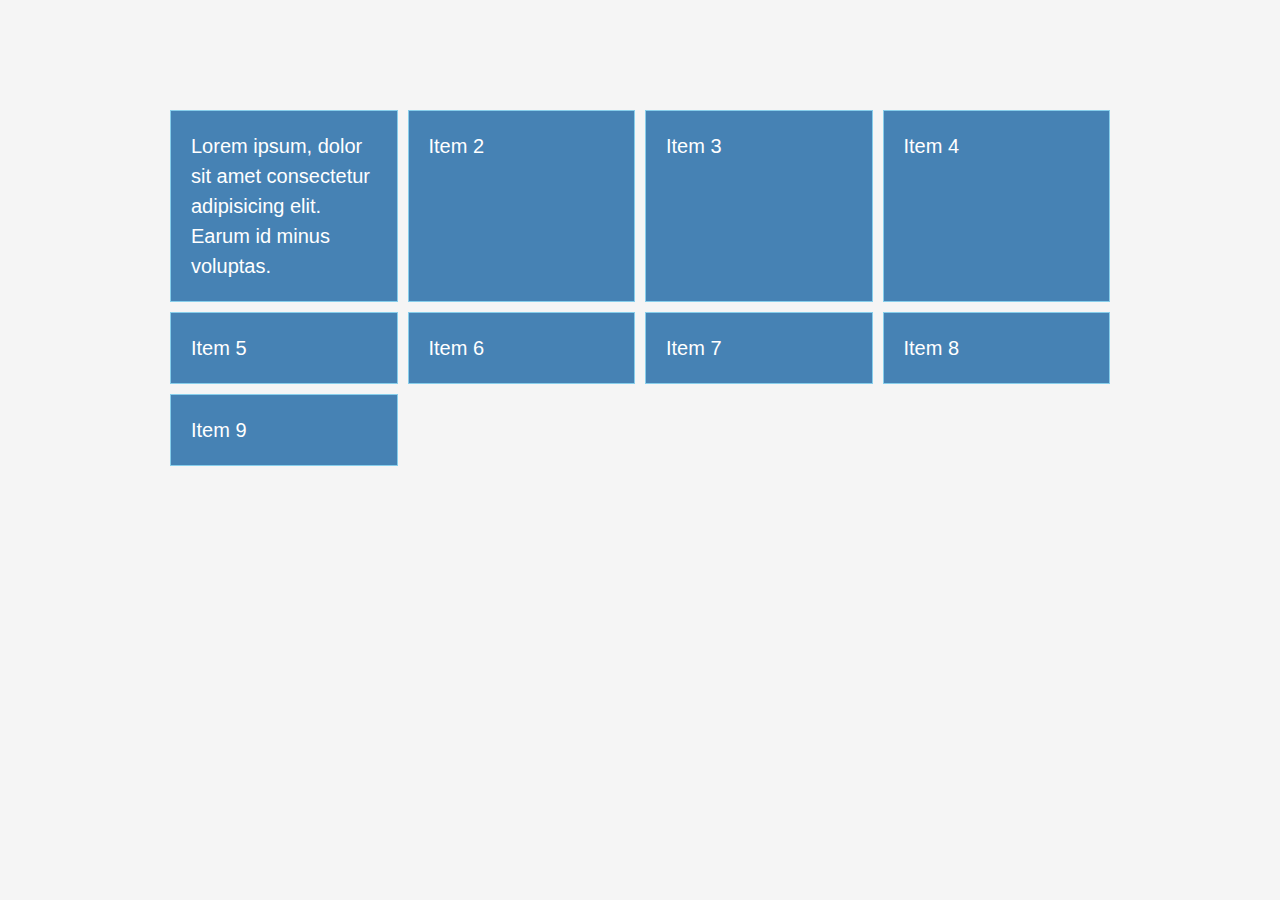
<file: index.html>
<!DOCTYPE html>
<html lang="en">

<head>
  <meta charset="UTF-8">
  <meta http-equiv="X-UA-Compatible" content="IE=edge">
  <meta name="viewport" content="width=device-width, initial-scale=1.0">
  <title>CSS Grid</title>
  <link rel="stylesheet" href="grid.css">
</head>

<body>
  <div class="container">
    <div class="item">Lorem ipsum, dolor sit amet consectetur adipisicing elit. Earum id minus voluptas.</div>
    <div class="item">Item 2</div>
    <div class="item">Item 3</div>
    <div class="item">Item 4</div>
    <div class="item">Item 5</div>
    <div class="item">Item 6</div>
    <div class="item">Item 7</div>
    <div class="item">Item 8</div>
    <div class="item">Item 9</div>
  </div>

</body>

</html>
</file>
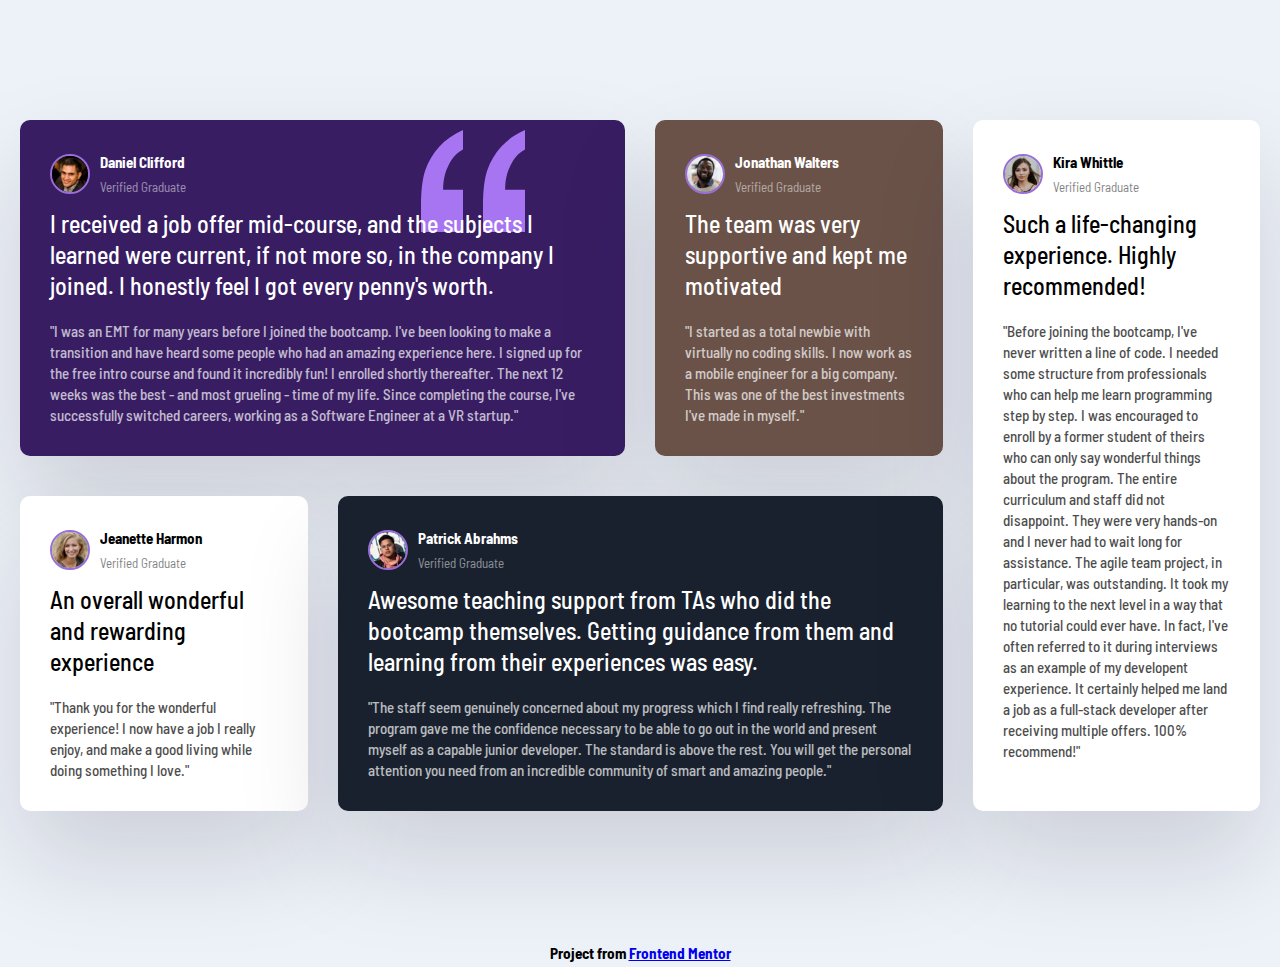
<file: project/index.html>
<!DOCTYPE html>
<html lang="en">
  <head>
    <meta charset="UTF-8" />
    <meta http-equiv="X-UA-Compatible" content="IE=edge" />
    <meta name="viewport" content="width=device-width, initial-scale=1.0" />
    <link rel="stylesheet" href="style.css" />
    <title>Testimonials</title>
  </head>
  <body>
    <div class="testimonials">
      <div class="card card--bg-purple">
        <header class="card__header">
          <img src="images/image-daniel.jpg" class="card__img" alt="" />
          <div>
            <h3>Daniel Clifford</h3>
            <p>Verified Graduate</p>
          </div>
        </header>
        <p class="card__lead">
          I received a job offer mid-course, and the subjects I learned were
          current, if not more so, in the company I joined. I honestly feel I
          got every penny's worth.
        </p>
        <p class="card__quote">
          "I was an EMT for many years before I joined the bootcamp. I've been
          looking to make a transition and have heard some people who had an
          amazing experience here. I signed up for the free intro course and
          found it incredibly fun! I enrolled shortly thereafter. The next 12
          weeks was the best - and most grueling - time of my life. Since
          completing the course, I've successfully switched careers, working as
          a Software Engineer at a VR startup."
        </p>
      </div>

      <div class="card card--bg-gray-blue">
        <header class="card__header">
          <img src="images/image-jonathan.jpg" class="card__img" alt="" />
          <div>
            <h3>Jonathan Walters</h3>
            <p>Verified Graduate</p>
          </div>
        </header>
        <p class="card__lead">
          The team was very supportive and kept me motivated
        </p>
        <p class="card__quote">
          "I started as a total newbie with virtually no coding skills. I now
          work as a mobile engineer for a big company. This was one of the best
          investments I've made in myself."
        </p>
      </div>

      <div class="card">
        <header class="card__header">
          <img src="images/image-jeanette.jpg" class="card__img" alt="" />
          <div>
            <h3>Jeanette Harmon</h3>
            <p>Verified Graduate</p>
          </div>
        </header>
        <p class="card__lead">An overall wonderful and rewarding experience</p>
        <p class="card__quote">
          "Thank you for the wonderful experience! I now have a job I really
          enjoy, and make a good living while doing something I love."
        </p>
      </div>

      <div class="card card--bg-black-blue">
        <header class="card__header">
          <img src="images/image-patrick.jpg" class="card__img" alt="" />
          <div>
            <h3>Patrick Abrahms</h3>
            <p>Verified Graduate</p>
          </div>
        </header>
        <p class="card__lead">
          Awesome teaching support from TAs who did the bootcamp themselves.
          Getting guidance from them and learning from their experiences was
          easy.
        </p>
        <p class="card__quote">
          "The staff seem genuinely concerned about my progress which I find
          really refreshing. The program gave me the confidence necessary to be
          able to go out in the world and present myself as a capable junior
          developer. The standard is above the rest. You will get the personal
          attention you need from an incredible community of smart and amazing
          people."
        </p>
      </div>

      <div class="card">
        <header class="card__header">
          <img src="images/image-kira.jpg" class="card__img" alt="" />
          <div>
            <h3>Kira Whittle</h3>
            <p>Verified Graduate</p>
          </div>
        </header>
        <p class="card__lead">
          Such a life-changing experience. Highly recommended!
        </p>
        <p class="card__quote">
          "Before joining the bootcamp, I've never written a line of code. I
          needed some structure from professionals who can help me learn
          programming step by step. I was encouraged to enroll by a former
          student of theirs who can only say wonderful things about the program.
          The entire curriculum and staff did not disappoint. They were very
          hands-on and I never had to wait long for assistance. The agile team
          project, in particular, was outstanding. It took my learning to the
          next level in a way that no tutorial could ever have. In fact, I've
          often referred to it during interviews as an example of my developent
          experience. It certainly helped me land a job as a full-stack
          developer after receiving multiple offers. 100% recommend!"
        </p>
      </div>
    </div>

    <footer>
      <h3>
        Project from
        <a
          href="https://www.frontendmentor.io/challenges/testimonials-grid-section-Nnw6J7Un7"
          >Frontend Mentor</a
        >
      </h3>
    </footer>
  </body>
</html>
</file>
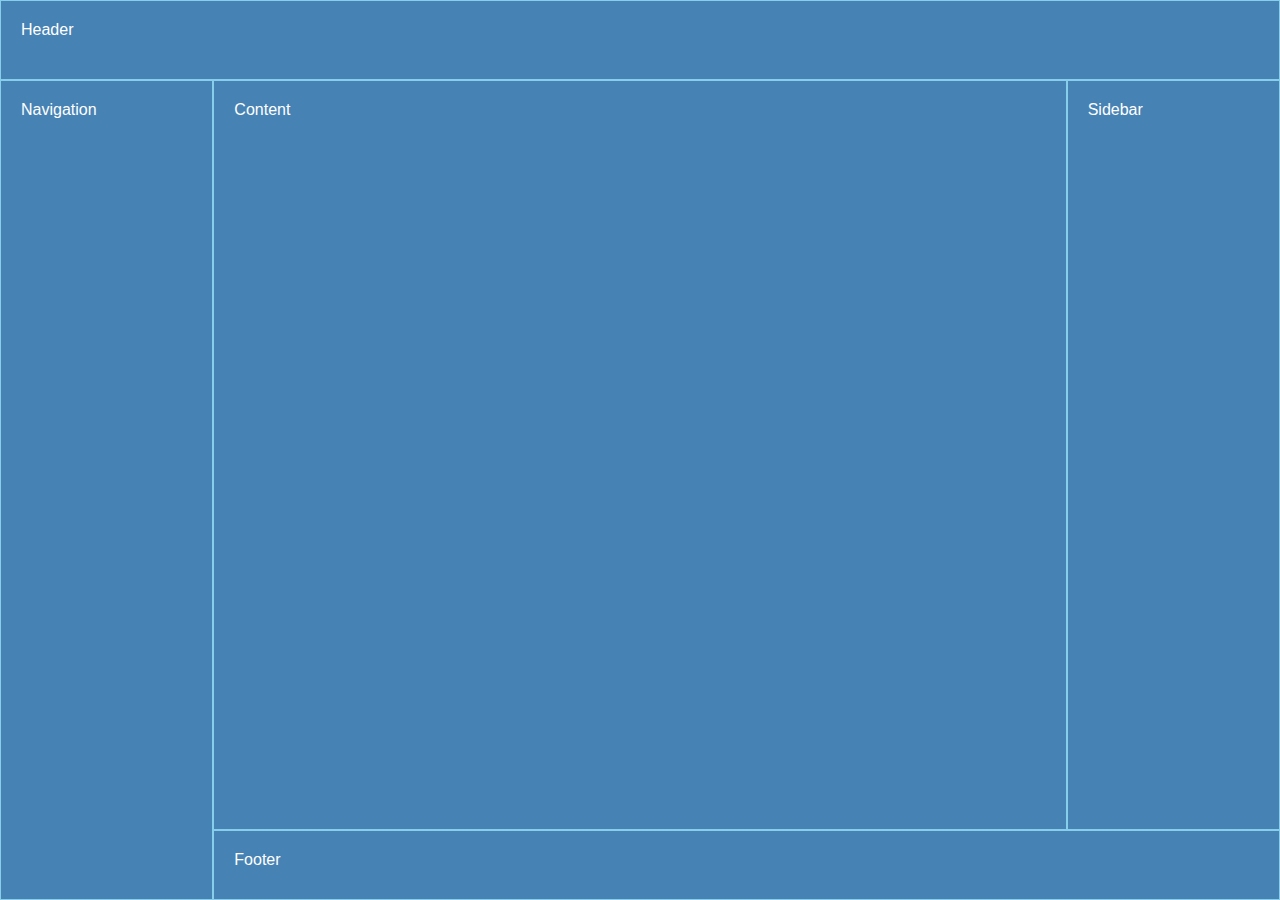
<file: grid2.html>
<!DOCTYPE html>
<html lang="en">

<head>
  <meta charset="UTF-8">
  <meta http-equiv="X-UA-Compatible" content="IE=edge">
  <meta name="viewport" content="width=device-width, initial-scale=1.0">
  <title>CSS Grid Template Areas</title>
  <link rel="stylesheet" href="grid2.css">
</head>

<body>
  <header>Header</header>
  <main>Content</main>
  <nav>Navigation</nav>
  <aside>Sidebar</aside>
  <footer>Footer</footer>
</body>

</html>
</file>
<file: grid.css>
* {
  box-sizing: border-box;
  margin: 0;
  padding: 0;
}

body {
  font-family: Verdana, Geneva, Tahoma, sans-serif;
  font-size: 16px;
  line-height: 1.5;
  color: #333;
  background-color: #f5f5f5;
}

.container {
  max-width: 960px;
  margin: 100px auto;
  padding: 10px;
  display: grid;
  /* grid-template-columns: repeat(3, 1fr); */
  grid-template-columns: repeat(auto-fill, minmax(200px, 1fr));
  gap: 10px;

  /* align-items: end;
  justify-content: end; */

  /* column-gap: 10px;
  row-gap: 10px; */
  /* grid-auto-rows: minmax(200px, auto); */
  /* grid-template-rows: repeat(3, 1fr); */
}

.item {
  background: steelblue;
  color: #fff;
  font-size: 20px;
  padding: 20px;
  border: skyblue 1px solid;
}

/* .item:nth-of-type(2) {
  height: 100px;
  width: 100px;

  align-self: center;
  justify-self: center;
} */

/* .item:nth-of-type(1) {
  background: #000;
  grid-column: 1 / 3;
}

.item:nth-of-type(3) {
  background: #333;
  grid-row: 2 / 4;
}

.item:nth-of-type(4) {
  background: #333;
  grid-row: 2 / 4;
} */

@media (max-width: 500px) {
  .container {
    grid-template-columns: 1fr;
  }
}
</file>
<file: project/style.css>
@import url('https://fonts.googleapis.com/css2?family=Barlow+Semi+Condensed:wght@200;300;400;700&display=swap');

* {
  box-sizing: border-box;
  margin: 0;
  padding: 0;
}

body {
  background: #edf2f8;
  font-family: 'Barlow Semi Condensed', sans-serif;
  line-height: 1.7;
  font-size: 13px;
}

.testimonials {
  max-width: 1440px;
  margin: 100px auto;
  padding: 20px;
  display: grid;
  grid-template-columns: repeat(4, 1fr);
  gap: 30px;
}

.card {
  background: #fff;
  border-radius: 10px;
  padding: 30px;
  box-shadow: rgba(17, 12, 46, .15) 0px 48px 100px 0px;
  margin-bottom: 10px;
}

.card__header {
  display: flex;
  align-items: center;
  margin-bottom: 10px;
}

.card__header h3 {
  font-size: 15px;
}

.card__header p {
  opacity: 50%;
}

.card__img {
  width: 40px;
  height: 40px;
  border-radius: 50%;
  border: 2px solid #996ed9;
  margin-right: 10px;
}

.card__lead {
  font-size: 1.5rem;
  font-weight: 500;
  line-height: 1.3;
  margin-bottom: 20px;
}

.card__quote {
  font-size: 15px;
  font-weight: 500;
  line-height: 1.4;
  opacity: 70%;
}

.card--bg-purple {
  background: hsl(263, 55%, 25%);
  color: #fff;
  background-image: url('./images/bg-pattern-quotation.svg');
  background-repeat: no-repeat;
  background-position: top 10px right 100px;
}

.card--bg-gray-blue {
  background: hsl(17, 19%, 35%);
  color: #fff;
}

.card--bg-black-blue {
  background: hsl(219, 29%, 14%);
  color: #fff;
}

.card:nth-of-type(1) {
  grid-column: 1 / 3;
}

.card:nth-of-type(4) {
  grid-column: 2 / 4;
  grid-row: 2;
}

.card:nth-of-type(5) {
  grid-column: 4;
  grid-row: 1 / 3;
}

footer {
  text-align: center;
}

@media (max-width: 768px) {
  .testimonials {
    grid-template-columns: 1fr;
    width: 100%;
  }

  .card:nth-of-type(1) {
    grid-column: 1;
  }

  .card:nth-of-type(4) {
    grid-column: 1;
    grid-row: 4;
  }

  .card:nth-of-type(5) {
    grid-column: 1;
    grid-row: 5;
  }
}
</file>
<file: grid2.css>
* {
  box-sizing: border-box;
  margin: 0;
  padding: 0;
}

body {
  font-family: Verdana, Geneva, Tahoma, sans-serif;
  font-size: 16px;
  height: 100vh;
  display: grid;
  grid-template-areas:
    'header header header'
    'nav content sidebar'
    'nav footer footer';
  grid-template-columns: 1fr 4fr 1fr;
  grid-template-rows: 80px 1fr 70px;
}

header,
footer,
main,
aside,
nav {
  background-color: steelblue;
  color: #fff;
  padding: 20px;
  border: 1px solid skyblue;
}

header {
  grid-area: header;
}

nav {
  grid-area: nav;
}

main {
  grid-area: content;
}

aside {
  grid-area: sidebar;
}

footer {
  grid-area: footer;
}
</file>
